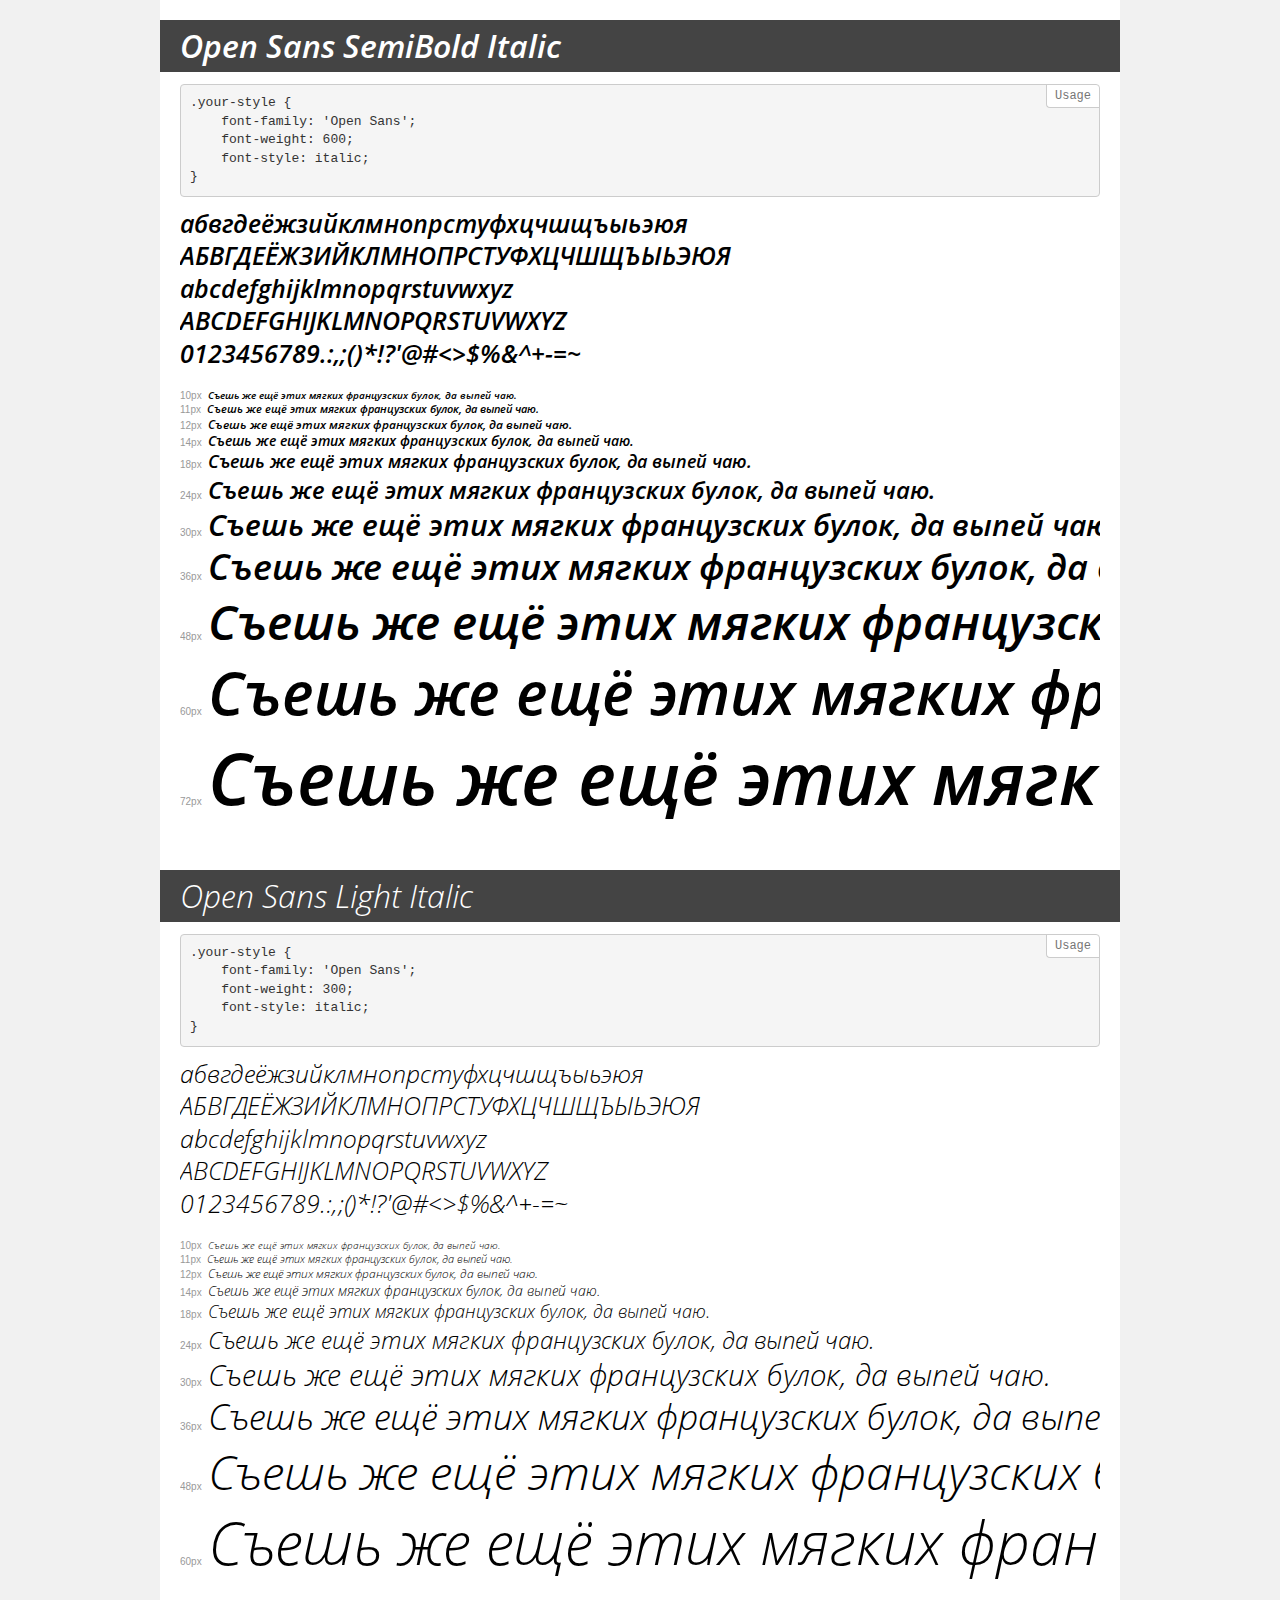
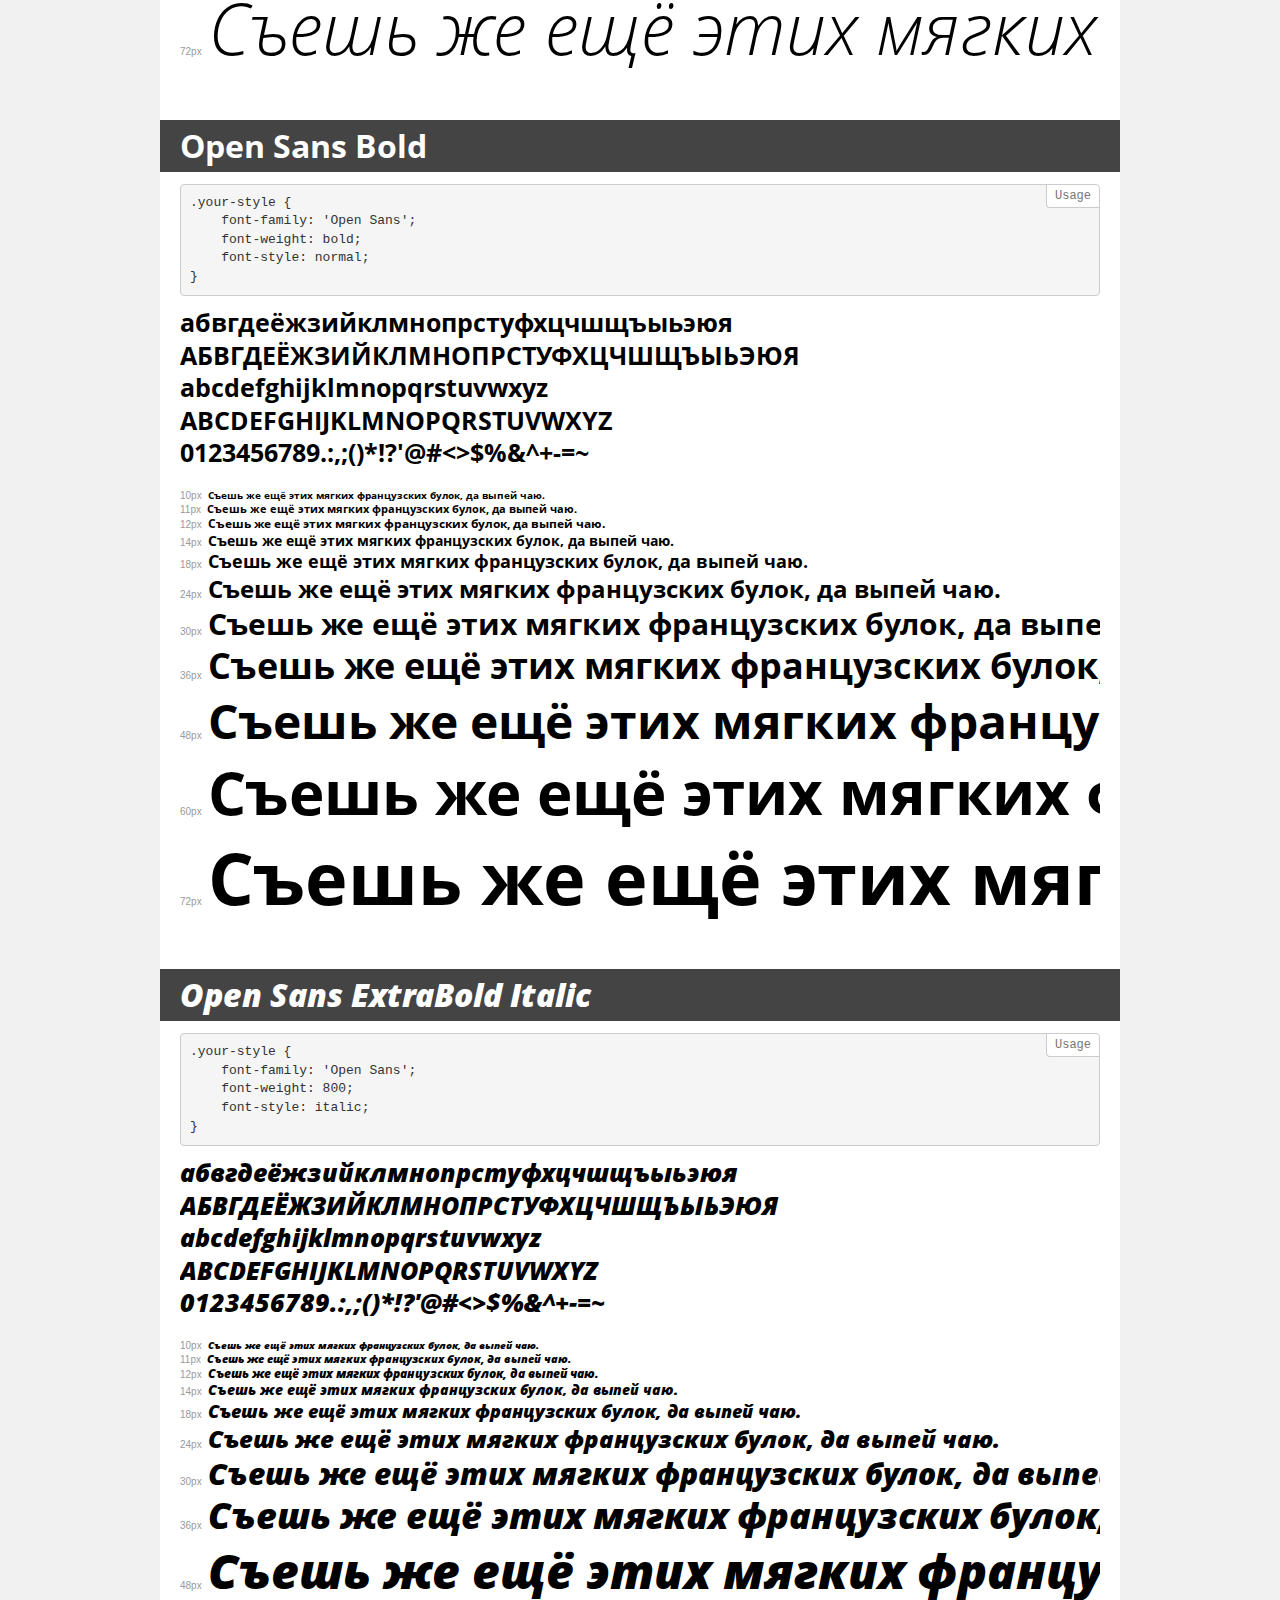
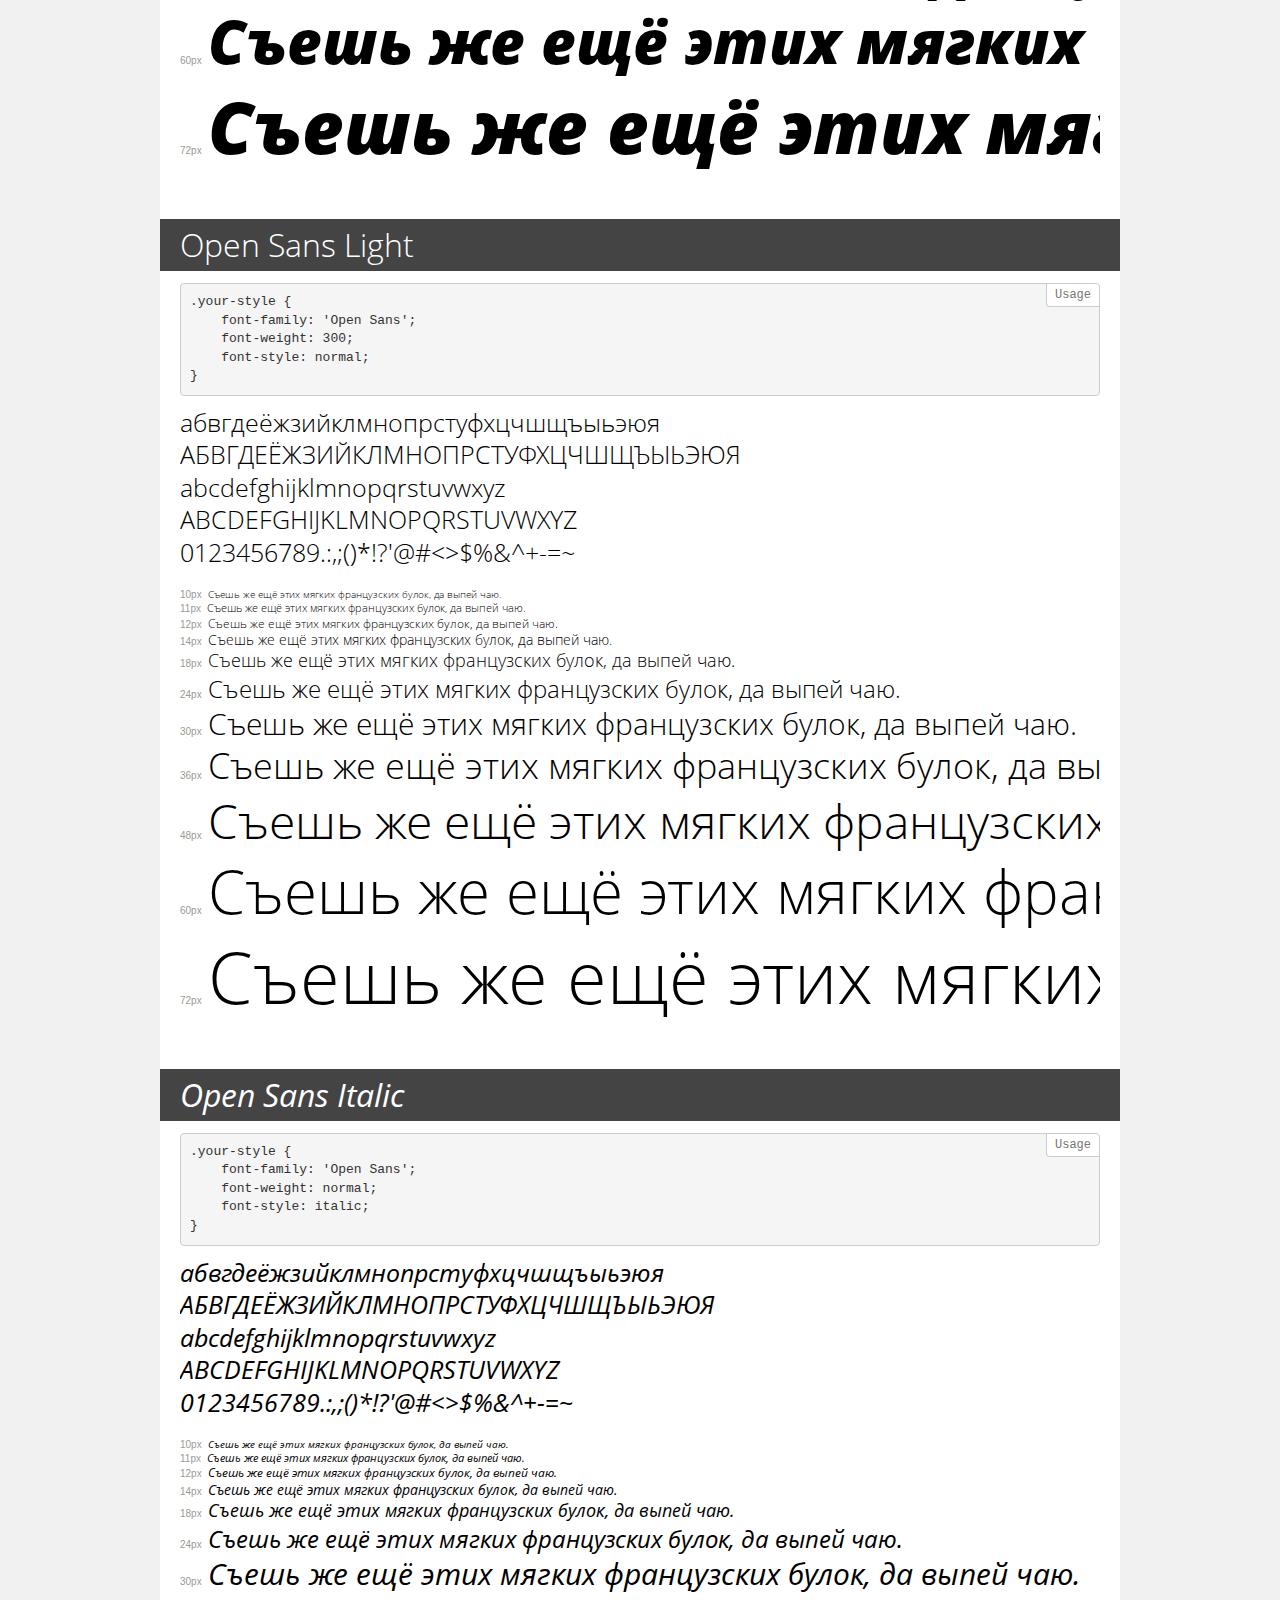
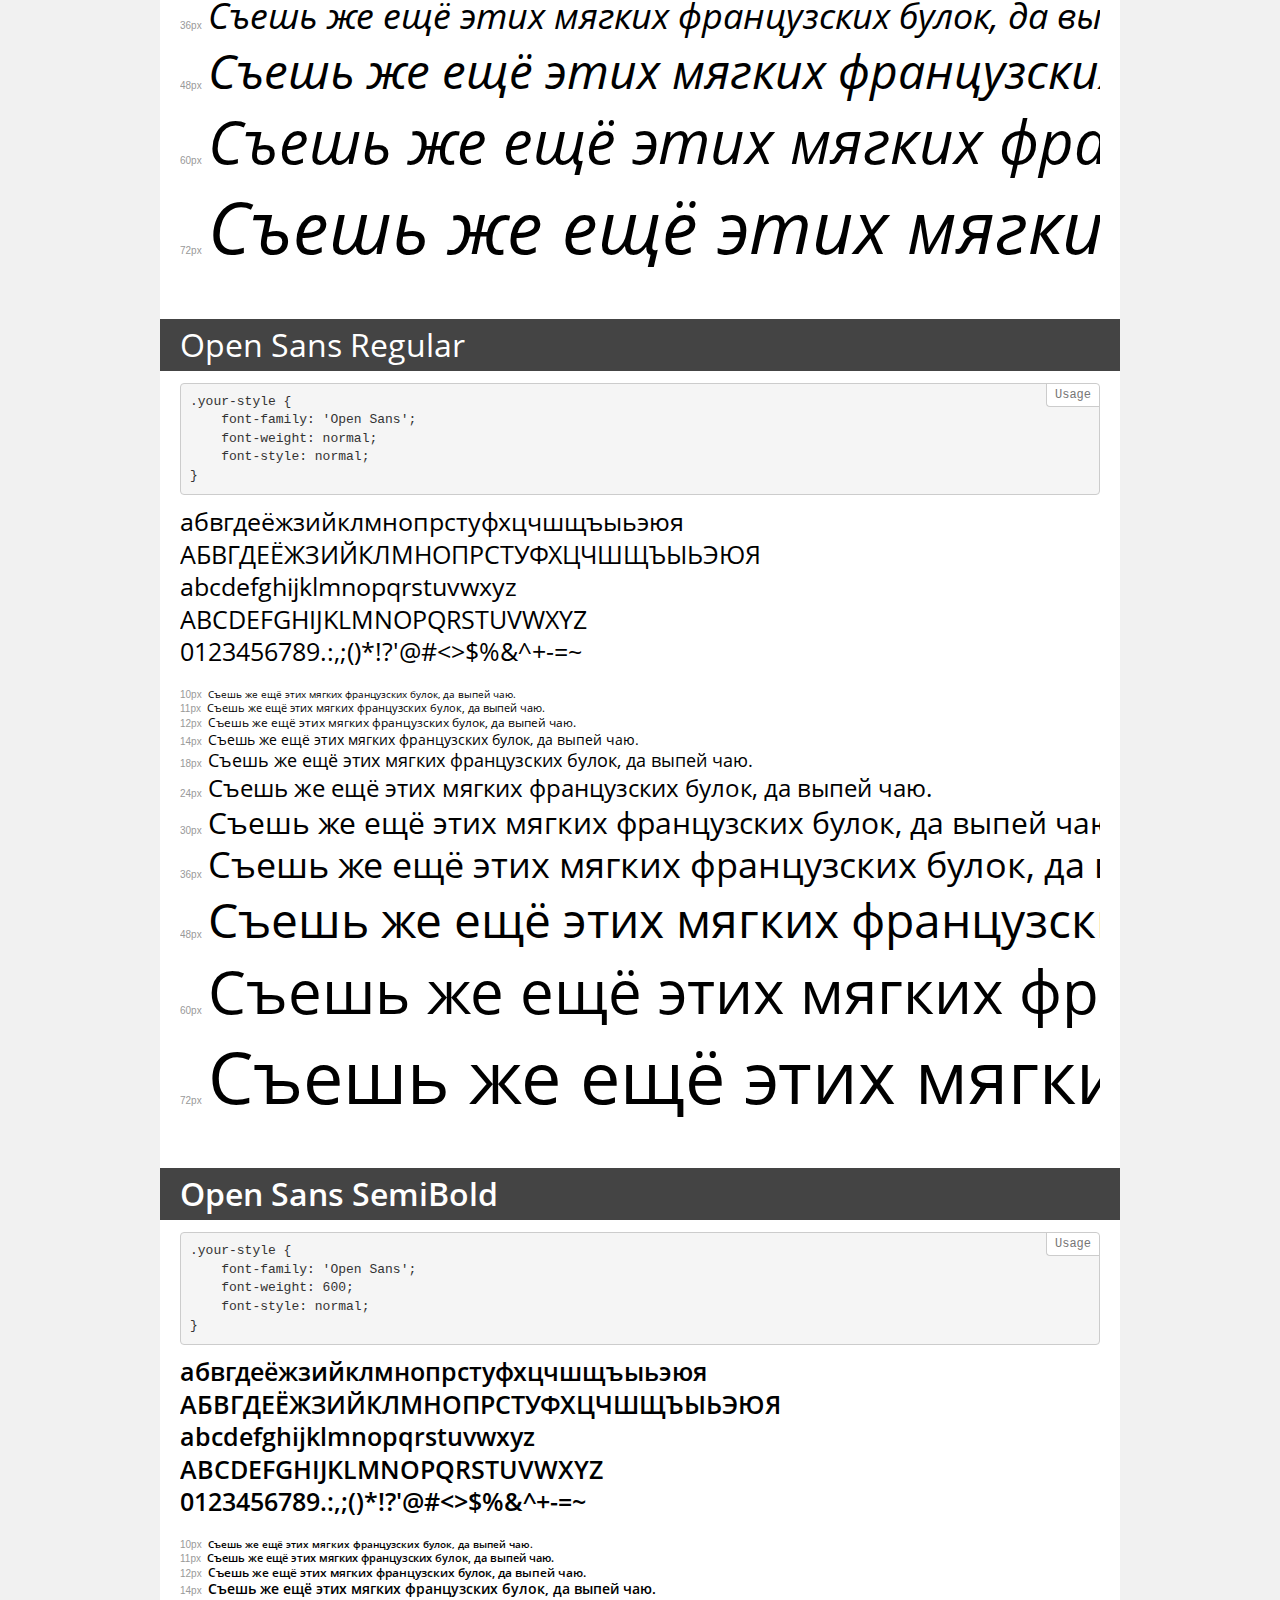
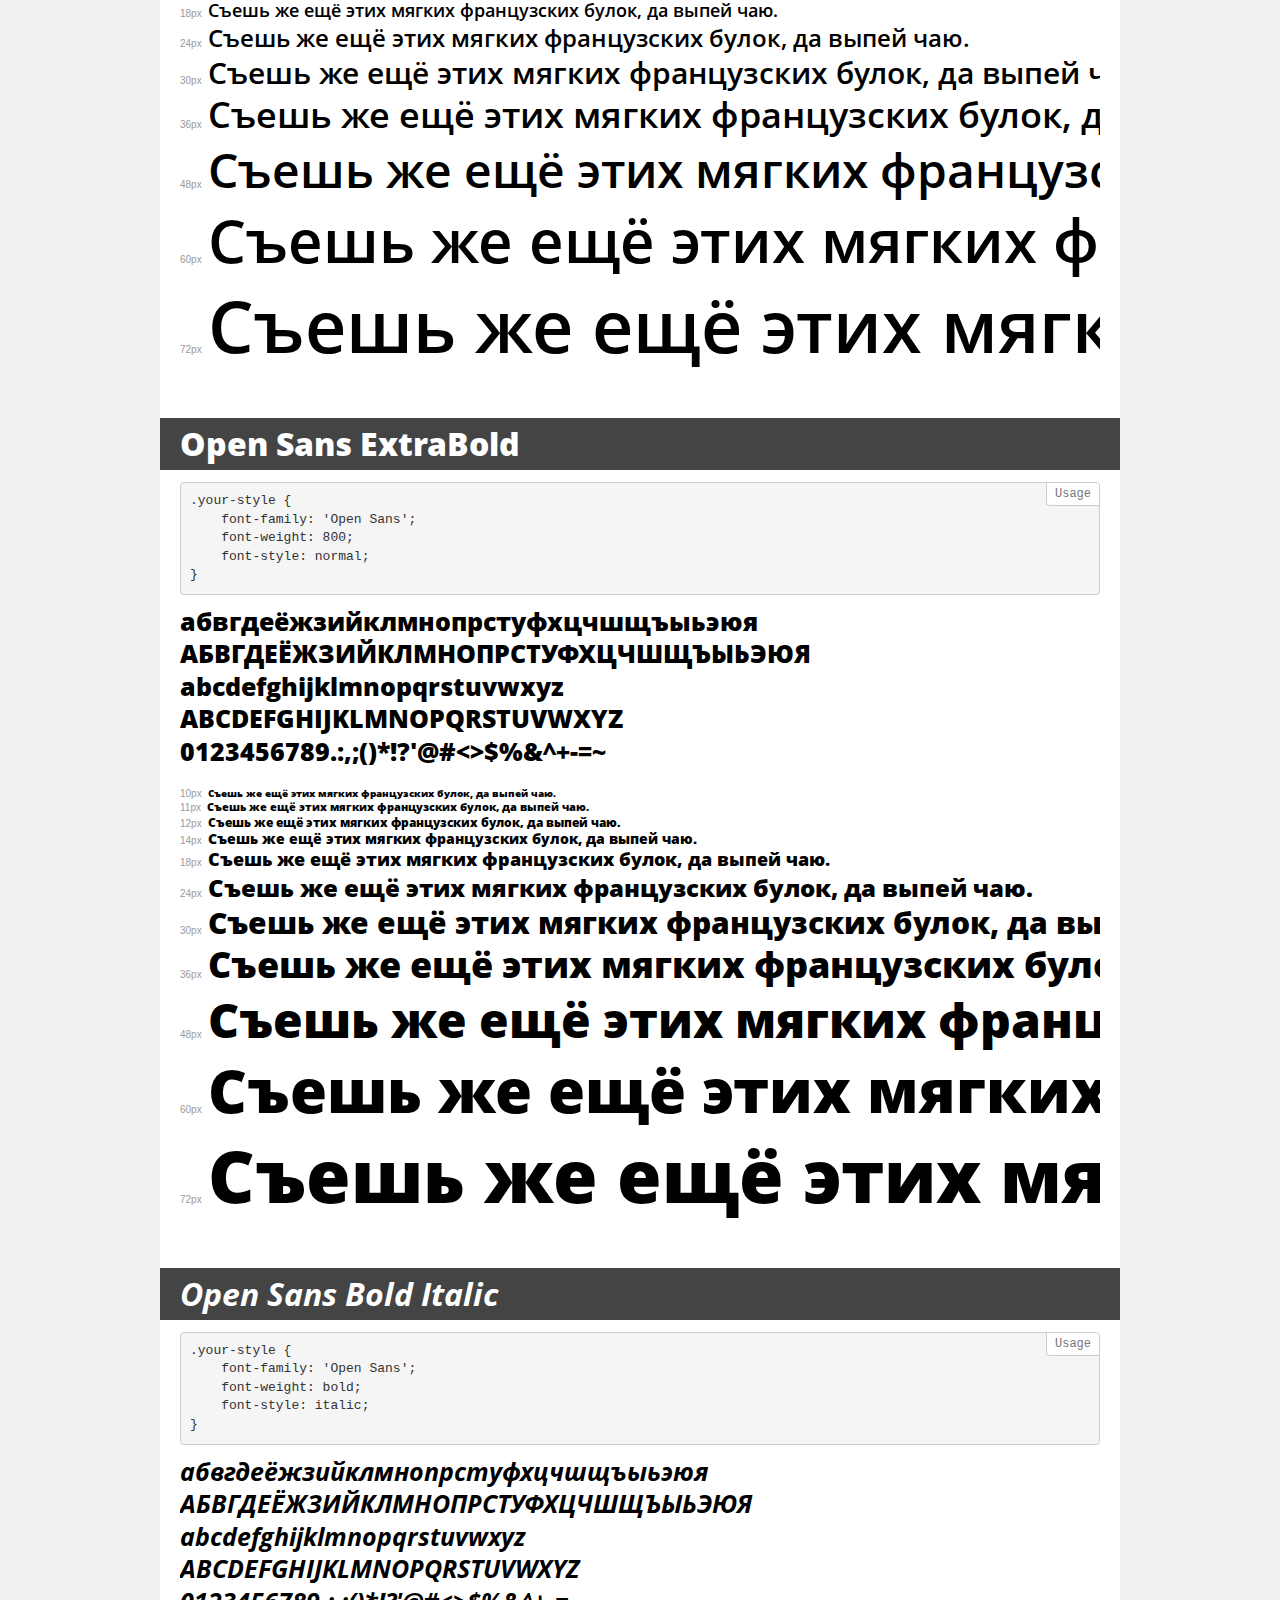
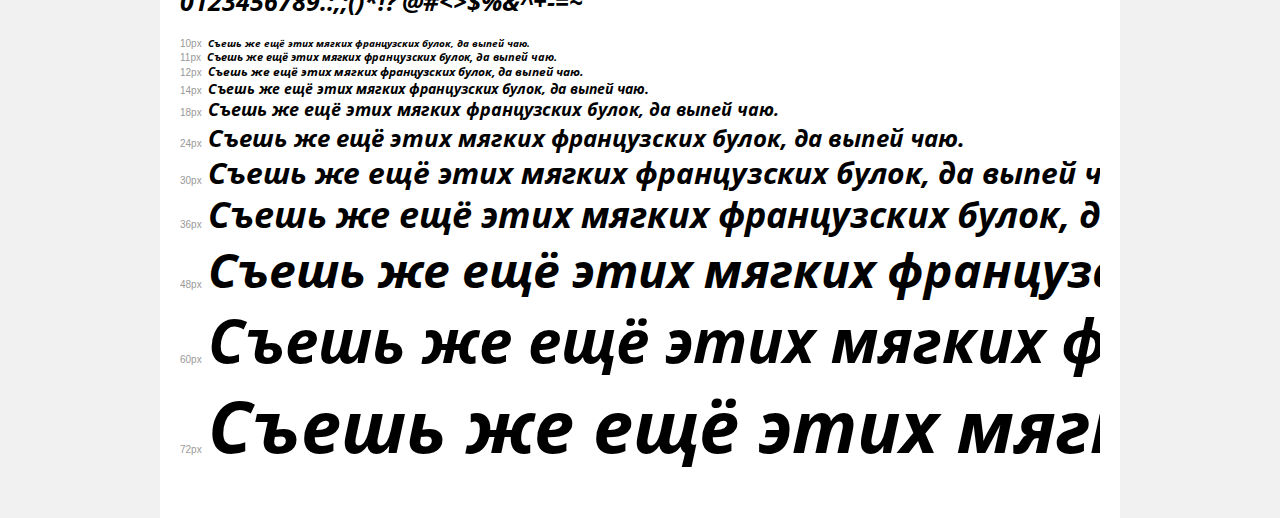
<file: fonts/demo.html>
<!DOCTYPE html>
<html>
<head>
	<meta charset="utf-8">
	<meta http-equiv="X-UA-Compatible" content="IE=edge">
	<meta name="viewport" content="width=device-width, initial-scale=1">
	<meta name="robots" content="noindex, noarchive">
	<title>Transfonter demo</title>
	<link href="stylesheet.css" rel="stylesheet">
	<style>
		/*
		http://meyerweb.com/eric/tools/css/reset/
		v2.0 | 20110126
		License: none (public domain)
		*/
		html, body, div, span, applet, object, iframe,
		h1, h2, h3, h4, h5, h6, p, blockquote, pre,
		a, abbr, acronym, address, big, cite, code,
		del, dfn, em, img, ins, kbd, q, s, samp,
		small, strike, strong, sub, sup, tt, var,
		b, u, i, center,
		dl, dt, dd, ol, ul, li,
		fieldset, form, label, legend,
		table, caption, tbody, tfoot, thead, tr, th, td,
		article, aside, canvas, details, embed,
		figure, figcaption, footer, header, hgroup,
		menu, nav, output, ruby, section, summary,
		time, mark, audio, video {
			margin: 0;
			padding: 0;
			border: 0;
			font-size: 100%;
			font: inherit;
			vertical-align: baseline;
		}
		/* HTML5 display-role reset for older browsers */
		article, aside, details, figcaption, figure,
		footer, header, hgroup, menu, nav, section {
			display: block;
		}
		body {
			line-height: 1;
		}
		ol, ul {
			list-style: none;
		}
		blockquote, q {
			quotes: none;
		}
		blockquote:before, blockquote:after,
		q:before, q:after {
			content: '';
			content: none;
		}
		table {
			border-collapse: collapse;
			border-spacing: 0;
		}
		/* common styles */
		body {
			background: #f1f1f1;
			color: #000;
		}
		.page {
			background: #fff;
			width: 920px;
			margin: 0 auto;
			padding: 20px 20px 0 20px;
			overflow: hidden;
		}
		.font-container {
			overflow-x: auto;
			overflow-y: hidden;
			margin-bottom: 40px;
			line-height: 1.3;
			white-space: nowrap;
			padding-bottom: 5px;
		}
		h1 {
			position: relative;
			background: #444;
			font-size: 32px;
			color: #fff;
			padding: 10px 20px;
			margin: 0 -20px 12px -20px;
		}
		.letters {
			font-size: 25px;
			margin-bottom: 20px;
		}
		.s10:before {
			content: '10px';
		}
		.s11:before {
			content: '11px';
		}
		.s12:before {
			content: '12px';
		}
		.s14:before {
			content: '14px';
		}
		.s18:before {
			content: '18px';
		}
		.s24:before {
			content: '24px';
		}
		.s30:before {
			content: '30px';
		}
		.s36:before {
			content: '36px';
		}
		.s48:before {
			content: '48px';
		}
		.s60:before {
			content: '60px';
		}
		.s72:before {
			content: '72px';
		}
		.s10:before, .s11:before, .s12:before, .s14:before,
		.s18:before, .s24:before, .s30:before, .s36:before,
		.s48:before, .s60:before, .s72:before {
			font-family: Arial, sans-serif;
			font-size: 10px;
			font-weight: normal;
			font-style: normal;
			color: #999;
			padding-right: 6px;
		}
		pre {
			display: block;
			position: relative;
			padding: 9px;
			margin: 0 0 10px;
			font-family: Monaco, Menlo, Consolas, "Courier New", monospace !important;
			font-size: 13px;
			line-height: 1.428571429;
			color: #333;
			font-weight: normal !important;
			font-style: normal !important;
			background-color: #f5f5f5;
			border: 1px solid #ccc;
			overflow-x: auto;
			border-radius: 4px;
		}
		pre:after {
			display: block;
			position: absolute;
			right: 0;
			top: 0;
			content: 'Usage';
			line-height: 1;
			padding: 5px 8px;
			font-size: 12px;
			color: #767676;
			background-color: #fff;
			border: 1px solid #ccc;
			border-right: none;
			border-top: none;
			border-radius: 0 4px 0 4px;
			z-index: 10;
		}
		/* responsive */
		@media (max-width: 959px) {
			.page {
				width: auto;
				margin: 0;
			}
		}
	</style>
</head>
<body>
<div class="page">
	<div class="demo" style="font-family: 'Open Sans'; font-weight: 600; font-style: italic;">
		<h1>Open Sans SemiBold Italic</h1>
		<pre>.your-style {
    font-family: 'Open Sans';
    font-weight: 600;
    font-style: italic;
}</pre>
		<div class="font-container">
			<p class="letters">
				абвгдеёжзийклмнопрстуфхцчшщъыьэюя <br />
				АБВГДЕЁЖЗИЙКЛМНОПРСТУФХЦЧШЩЪЫЬЭЮЯ <br />
				abcdefghijklmnopqrstuvwxyz <br />
				ABCDEFGHIJKLMNOPQRSTUVWXYZ <br />				0123456789.:,;()*!?'@#<>$%&^+-=~
			</p>
			<p class="s10" style="font-size: 10px;">Съешь же ещё этих мягких французских булок, да выпей чаю.</p>
			<p class="s11" style="font-size: 11px;">Съешь же ещё этих мягких французских булок, да выпей чаю.</p>
			<p class="s12" style="font-size: 12px;">Съешь же ещё этих мягких французских булок, да выпей чаю.</p>
			<p class="s14" style="font-size: 14px;">Съешь же ещё этих мягких французских булок, да выпей чаю.</p>
			<p class="s18" style="font-size: 18px;">Съешь же ещё этих мягких французских булок, да выпей чаю.</p>
			<p class="s24" style="font-size: 24px;">Съешь же ещё этих мягких французских булок, да выпей чаю.</p>
			<p class="s30" style="font-size: 30px;">Съешь же ещё этих мягких французских булок, да выпей чаю.</p>
			<p class="s36" style="font-size: 36px;">Съешь же ещё этих мягких французских булок, да выпей чаю.</p>
			<p class="s48" style="font-size: 48px;">Съешь же ещё этих мягких французских булок, да выпей чаю.</p>
			<p class="s60" style="font-size: 60px;">Съешь же ещё этих мягких французских булок, да выпей чаю.</p>
			<p class="s72" style="font-size: 72px;">Съешь же ещё этих мягких французских булок, да выпей чаю.</p>
		</div>
	</div>
	<div class="demo" style="font-family: 'Open Sans'; font-weight: 300; font-style: italic;">
		<h1>Open Sans Light Italic</h1>
		<pre>.your-style {
    font-family: 'Open Sans';
    font-weight: 300;
    font-style: italic;
}</pre>
		<div class="font-container">
			<p class="letters">
				абвгдеёжзийклмнопрстуфхцчшщъыьэюя <br />
				АБВГДЕЁЖЗИЙКЛМНОПРСТУФХЦЧШЩЪЫЬЭЮЯ <br />
				abcdefghijklmnopqrstuvwxyz <br />
				ABCDEFGHIJKLMNOPQRSTUVWXYZ <br />				0123456789.:,;()*!?'@#<>$%&^+-=~
			</p>
			<p class="s10" style="font-size: 10px;">Съешь же ещё этих мягких французских булок, да выпей чаю.</p>
			<p class="s11" style="font-size: 11px;">Съешь же ещё этих мягких французских булок, да выпей чаю.</p>
			<p class="s12" style="font-size: 12px;">Съешь же ещё этих мягких французских булок, да выпей чаю.</p>
			<p class="s14" style="font-size: 14px;">Съешь же ещё этих мягких французских булок, да выпей чаю.</p>
			<p class="s18" style="font-size: 18px;">Съешь же ещё этих мягких французских булок, да выпей чаю.</p>
			<p class="s24" style="font-size: 24px;">Съешь же ещё этих мягких французских булок, да выпей чаю.</p>
			<p class="s30" style="font-size: 30px;">Съешь же ещё этих мягких французских булок, да выпей чаю.</p>
			<p class="s36" style="font-size: 36px;">Съешь же ещё этих мягких французских булок, да выпей чаю.</p>
			<p class="s48" style="font-size: 48px;">Съешь же ещё этих мягких французских булок, да выпей чаю.</p>
			<p class="s60" style="font-size: 60px;">Съешь же ещё этих мягких французских булок, да выпей чаю.</p>
			<p class="s72" style="font-size: 72px;">Съешь же ещё этих мягких французских булок, да выпей чаю.</p>
		</div>
	</div>
	<div class="demo" style="font-family: 'Open Sans'; font-weight: bold; font-style: normal;">
		<h1>Open Sans Bold</h1>
		<pre>.your-style {
    font-family: 'Open Sans';
    font-weight: bold;
    font-style: normal;
}</pre>
		<div class="font-container">
			<p class="letters">
				абвгдеёжзийклмнопрстуфхцчшщъыьэюя <br />
				АБВГДЕЁЖЗИЙКЛМНОПРСТУФХЦЧШЩЪЫЬЭЮЯ <br />
				abcdefghijklmnopqrstuvwxyz <br />
				ABCDEFGHIJKLMNOPQRSTUVWXYZ <br />				0123456789.:,;()*!?'@#<>$%&^+-=~
			</p>
			<p class="s10" style="font-size: 10px;">Съешь же ещё этих мягких французских булок, да выпей чаю.</p>
			<p class="s11" style="font-size: 11px;">Съешь же ещё этих мягких французских булок, да выпей чаю.</p>
			<p class="s12" style="font-size: 12px;">Съешь же ещё этих мягких французских булок, да выпей чаю.</p>
			<p class="s14" style="font-size: 14px;">Съешь же ещё этих мягких французских булок, да выпей чаю.</p>
			<p class="s18" style="font-size: 18px;">Съешь же ещё этих мягких французских булок, да выпей чаю.</p>
			<p class="s24" style="font-size: 24px;">Съешь же ещё этих мягких французских булок, да выпей чаю.</p>
			<p class="s30" style="font-size: 30px;">Съешь же ещё этих мягких французских булок, да выпей чаю.</p>
			<p class="s36" style="font-size: 36px;">Съешь же ещё этих мягких французских булок, да выпей чаю.</p>
			<p class="s48" style="font-size: 48px;">Съешь же ещё этих мягких французских булок, да выпей чаю.</p>
			<p class="s60" style="font-size: 60px;">Съешь же ещё этих мягких французских булок, да выпей чаю.</p>
			<p class="s72" style="font-size: 72px;">Съешь же ещё этих мягких французских булок, да выпей чаю.</p>
		</div>
	</div>
	<div class="demo" style="font-family: 'Open Sans'; font-weight: 800; font-style: italic;">
		<h1>Open Sans ExtraBold Italic</h1>
		<pre>.your-style {
    font-family: 'Open Sans';
    font-weight: 800;
    font-style: italic;
}</pre>
		<div class="font-container">
			<p class="letters">
				абвгдеёжзийклмнопрстуфхцчшщъыьэюя <br />
				АБВГДЕЁЖЗИЙКЛМНОПРСТУФХЦЧШЩЪЫЬЭЮЯ <br />
				abcdefghijklmnopqrstuvwxyz <br />
				ABCDEFGHIJKLMNOPQRSTUVWXYZ <br />				0123456789.:,;()*!?'@#<>$%&^+-=~
			</p>
			<p class="s10" style="font-size: 10px;">Съешь же ещё этих мягких французских булок, да выпей чаю.</p>
			<p class="s11" style="font-size: 11px;">Съешь же ещё этих мягких французских булок, да выпей чаю.</p>
			<p class="s12" style="font-size: 12px;">Съешь же ещё этих мягких французских булок, да выпей чаю.</p>
			<p class="s14" style="font-size: 14px;">Съешь же ещё этих мягких французских булок, да выпей чаю.</p>
			<p class="s18" style="font-size: 18px;">Съешь же ещё этих мягких французских булок, да выпей чаю.</p>
			<p class="s24" style="font-size: 24px;">Съешь же ещё этих мягких французских булок, да выпей чаю.</p>
			<p class="s30" style="font-size: 30px;">Съешь же ещё этих мягких французских булок, да выпей чаю.</p>
			<p class="s36" style="font-size: 36px;">Съешь же ещё этих мягких французских булок, да выпей чаю.</p>
			<p class="s48" style="font-size: 48px;">Съешь же ещё этих мягких французских булок, да выпей чаю.</p>
			<p class="s60" style="font-size: 60px;">Съешь же ещё этих мягких французских булок, да выпей чаю.</p>
			<p class="s72" style="font-size: 72px;">Съешь же ещё этих мягких французских булок, да выпей чаю.</p>
		</div>
	</div>
	<div class="demo" style="font-family: 'Open Sans'; font-weight: 300; font-style: normal;">
		<h1>Open Sans Light</h1>
		<pre>.your-style {
    font-family: 'Open Sans';
    font-weight: 300;
    font-style: normal;
}</pre>
		<div class="font-container">
			<p class="letters">
				абвгдеёжзийклмнопрстуфхцчшщъыьэюя <br />
				АБВГДЕЁЖЗИЙКЛМНОПРСТУФХЦЧШЩЪЫЬЭЮЯ <br />
				abcdefghijklmnopqrstuvwxyz <br />
				ABCDEFGHIJKLMNOPQRSTUVWXYZ <br />				0123456789.:,;()*!?'@#<>$%&^+-=~
			</p>
			<p class="s10" style="font-size: 10px;">Съешь же ещё этих мягких французских булок, да выпей чаю.</p>
			<p class="s11" style="font-size: 11px;">Съешь же ещё этих мягких французских булок, да выпей чаю.</p>
			<p class="s12" style="font-size: 12px;">Съешь же ещё этих мягких французских булок, да выпей чаю.</p>
			<p class="s14" style="font-size: 14px;">Съешь же ещё этих мягких французских булок, да выпей чаю.</p>
			<p class="s18" style="font-size: 18px;">Съешь же ещё этих мягких французских булок, да выпей чаю.</p>
			<p class="s24" style="font-size: 24px;">Съешь же ещё этих мягких французских булок, да выпей чаю.</p>
			<p class="s30" style="font-size: 30px;">Съешь же ещё этих мягких французских булок, да выпей чаю.</p>
			<p class="s36" style="font-size: 36px;">Съешь же ещё этих мягких французских булок, да выпей чаю.</p>
			<p class="s48" style="font-size: 48px;">Съешь же ещё этих мягких французских булок, да выпей чаю.</p>
			<p class="s60" style="font-size: 60px;">Съешь же ещё этих мягких французских булок, да выпей чаю.</p>
			<p class="s72" style="font-size: 72px;">Съешь же ещё этих мягких французских булок, да выпей чаю.</p>
		</div>
	</div>
	<div class="demo" style="font-family: 'Open Sans'; font-weight: normal; font-style: italic;">
		<h1>Open Sans Italic</h1>
		<pre>.your-style {
    font-family: 'Open Sans';
    font-weight: normal;
    font-style: italic;
}</pre>
		<div class="font-container">
			<p class="letters">
				абвгдеёжзийклмнопрстуфхцчшщъыьэюя <br />
				АБВГДЕЁЖЗИЙКЛМНОПРСТУФХЦЧШЩЪЫЬЭЮЯ <br />
				abcdefghijklmnopqrstuvwxyz <br />
				ABCDEFGHIJKLMNOPQRSTUVWXYZ <br />				0123456789.:,;()*!?'@#<>$%&^+-=~
			</p>
			<p class="s10" style="font-size: 10px;">Съешь же ещё этих мягких французских булок, да выпей чаю.</p>
			<p class="s11" style="font-size: 11px;">Съешь же ещё этих мягких французских булок, да выпей чаю.</p>
			<p class="s12" style="font-size: 12px;">Съешь же ещё этих мягких французских булок, да выпей чаю.</p>
			<p class="s14" style="font-size: 14px;">Съешь же ещё этих мягких французских булок, да выпей чаю.</p>
			<p class="s18" style="font-size: 18px;">Съешь же ещё этих мягких французских булок, да выпей чаю.</p>
			<p class="s24" style="font-size: 24px;">Съешь же ещё этих мягких французских булок, да выпей чаю.</p>
			<p class="s30" style="font-size: 30px;">Съешь же ещё этих мягких французских булок, да выпей чаю.</p>
			<p class="s36" style="font-size: 36px;">Съешь же ещё этих мягких французских булок, да выпей чаю.</p>
			<p class="s48" style="font-size: 48px;">Съешь же ещё этих мягких французских булок, да выпей чаю.</p>
			<p class="s60" style="font-size: 60px;">Съешь же ещё этих мягких французских булок, да выпей чаю.</p>
			<p class="s72" style="font-size: 72px;">Съешь же ещё этих мягких французских булок, да выпей чаю.</p>
		</div>
	</div>
	<div class="demo" style="font-family: 'Open Sans'; font-weight: normal; font-style: normal;">
		<h1>Open Sans Regular</h1>
		<pre>.your-style {
    font-family: 'Open Sans';
    font-weight: normal;
    font-style: normal;
}</pre>
		<div class="font-container">
			<p class="letters">
				абвгдеёжзийклмнопрстуфхцчшщъыьэюя <br />
				АБВГДЕЁЖЗИЙКЛМНОПРСТУФХЦЧШЩЪЫЬЭЮЯ <br />
				abcdefghijklmnopqrstuvwxyz <br />
				ABCDEFGHIJKLMNOPQRSTUVWXYZ <br />				0123456789.:,;()*!?'@#<>$%&^+-=~
			</p>
			<p class="s10" style="font-size: 10px;">Съешь же ещё этих мягких французских булок, да выпей чаю.</p>
			<p class="s11" style="font-size: 11px;">Съешь же ещё этих мягких французских булок, да выпей чаю.</p>
			<p class="s12" style="font-size: 12px;">Съешь же ещё этих мягких французских булок, да выпей чаю.</p>
			<p class="s14" style="font-size: 14px;">Съешь же ещё этих мягких французских булок, да выпей чаю.</p>
			<p class="s18" style="font-size: 18px;">Съешь же ещё этих мягких французских булок, да выпей чаю.</p>
			<p class="s24" style="font-size: 24px;">Съешь же ещё этих мягких французских булок, да выпей чаю.</p>
			<p class="s30" style="font-size: 30px;">Съешь же ещё этих мягких французских булок, да выпей чаю.</p>
			<p class="s36" style="font-size: 36px;">Съешь же ещё этих мягких французских булок, да выпей чаю.</p>
			<p class="s48" style="font-size: 48px;">Съешь же ещё этих мягких французских булок, да выпей чаю.</p>
			<p class="s60" style="font-size: 60px;">Съешь же ещё этих мягких французских булок, да выпей чаю.</p>
			<p class="s72" style="font-size: 72px;">Съешь же ещё этих мягких французских булок, да выпей чаю.</p>
		</div>
	</div>
	<div class="demo" style="font-family: 'Open Sans'; font-weight: 600; font-style: normal;">
		<h1>Open Sans SemiBold</h1>
		<pre>.your-style {
    font-family: 'Open Sans';
    font-weight: 600;
    font-style: normal;
}</pre>
		<div class="font-container">
			<p class="letters">
				абвгдеёжзийклмнопрстуфхцчшщъыьэюя <br />
				АБВГДЕЁЖЗИЙКЛМНОПРСТУФХЦЧШЩЪЫЬЭЮЯ <br />
				abcdefghijklmnopqrstuvwxyz <br />
				ABCDEFGHIJKLMNOPQRSTUVWXYZ <br />				0123456789.:,;()*!?'@#<>$%&^+-=~
			</p>
			<p class="s10" style="font-size: 10px;">Съешь же ещё этих мягких французских булок, да выпей чаю.</p>
			<p class="s11" style="font-size: 11px;">Съешь же ещё этих мягких французских булок, да выпей чаю.</p>
			<p class="s12" style="font-size: 12px;">Съешь же ещё этих мягких французских булок, да выпей чаю.</p>
			<p class="s14" style="font-size: 14px;">Съешь же ещё этих мягких французских булок, да выпей чаю.</p>
			<p class="s18" style="font-size: 18px;">Съешь же ещё этих мягких французских булок, да выпей чаю.</p>
			<p class="s24" style="font-size: 24px;">Съешь же ещё этих мягких французских булок, да выпей чаю.</p>
			<p class="s30" style="font-size: 30px;">Съешь же ещё этих мягких французских булок, да выпей чаю.</p>
			<p class="s36" style="font-size: 36px;">Съешь же ещё этих мягких французских булок, да выпей чаю.</p>
			<p class="s48" style="font-size: 48px;">Съешь же ещё этих мягких французских булок, да выпей чаю.</p>
			<p class="s60" style="font-size: 60px;">Съешь же ещё этих мягких французских булок, да выпей чаю.</p>
			<p class="s72" style="font-size: 72px;">Съешь же ещё этих мягких французских булок, да выпей чаю.</p>
		</div>
	</div>
	<div class="demo" style="font-family: 'Open Sans'; font-weight: 800; font-style: normal;">
		<h1>Open Sans ExtraBold</h1>
		<pre>.your-style {
    font-family: 'Open Sans';
    font-weight: 800;
    font-style: normal;
}</pre>
		<div class="font-container">
			<p class="letters">
				абвгдеёжзийклмнопрстуфхцчшщъыьэюя <br />
				АБВГДЕЁЖЗИЙКЛМНОПРСТУФХЦЧШЩЪЫЬЭЮЯ <br />
				abcdefghijklmnopqrstuvwxyz <br />
				ABCDEFGHIJKLMNOPQRSTUVWXYZ <br />				0123456789.:,;()*!?'@#<>$%&^+-=~
			</p>
			<p class="s10" style="font-size: 10px;">Съешь же ещё этих мягких французских булок, да выпей чаю.</p>
			<p class="s11" style="font-size: 11px;">Съешь же ещё этих мягких французских булок, да выпей чаю.</p>
			<p class="s12" style="font-size: 12px;">Съешь же ещё этих мягких французских булок, да выпей чаю.</p>
			<p class="s14" style="font-size: 14px;">Съешь же ещё этих мягких французских булок, да выпей чаю.</p>
			<p class="s18" style="font-size: 18px;">Съешь же ещё этих мягких французских булок, да выпей чаю.</p>
			<p class="s24" style="font-size: 24px;">Съешь же ещё этих мягких французских булок, да выпей чаю.</p>
			<p class="s30" style="font-size: 30px;">Съешь же ещё этих мягких французских булок, да выпей чаю.</p>
			<p class="s36" style="font-size: 36px;">Съешь же ещё этих мягких французских булок, да выпей чаю.</p>
			<p class="s48" style="font-size: 48px;">Съешь же ещё этих мягких французских булок, да выпей чаю.</p>
			<p class="s60" style="font-size: 60px;">Съешь же ещё этих мягких французских булок, да выпей чаю.</p>
			<p class="s72" style="font-size: 72px;">Съешь же ещё этих мягких французских булок, да выпей чаю.</p>
		</div>
	</div>
	<div class="demo" style="font-family: 'Open Sans'; font-weight: bold; font-style: italic;">
		<h1>Open Sans Bold Italic</h1>
		<pre>.your-style {
    font-family: 'Open Sans';
    font-weight: bold;
    font-style: italic;
}</pre>
		<div class="font-container">
			<p class="letters">
				абвгдеёжзийклмнопрстуфхцчшщъыьэюя <br />
				АБВГДЕЁЖЗИЙКЛМНОПРСТУФХЦЧШЩЪЫЬЭЮЯ <br />
				abcdefghijklmnopqrstuvwxyz <br />
				ABCDEFGHIJKLMNOPQRSTUVWXYZ <br />				0123456789.:,;()*!?'@#<>$%&^+-=~
			</p>
			<p class="s10" style="font-size: 10px;">Съешь же ещё этих мягких французских булок, да выпей чаю.</p>
			<p class="s11" style="font-size: 11px;">Съешь же ещё этих мягких французских булок, да выпей чаю.</p>
			<p class="s12" style="font-size: 12px;">Съешь же ещё этих мягких французских булок, да выпей чаю.</p>
			<p class="s14" style="font-size: 14px;">Съешь же ещё этих мягких французских булок, да выпей чаю.</p>
			<p class="s18" style="font-size: 18px;">Съешь же ещё этих мягких французских булок, да выпей чаю.</p>
			<p class="s24" style="font-size: 24px;">Съешь же ещё этих мягких французских булок, да выпей чаю.</p>
			<p class="s30" style="font-size: 30px;">Съешь же ещё этих мягких французских булок, да выпей чаю.</p>
			<p class="s36" style="font-size: 36px;">Съешь же ещё этих мягких французских булок, да выпей чаю.</p>
			<p class="s48" style="font-size: 48px;">Съешь же ещё этих мягких французских булок, да выпей чаю.</p>
			<p class="s60" style="font-size: 60px;">Съешь же ещё этих мягких французских булок, да выпей чаю.</p>
			<p class="s72" style="font-size: 72px;">Съешь же ещё этих мягких французских булок, да выпей чаю.</p>
		</div>
	</div>
</div>
</body>
</html>
</file>
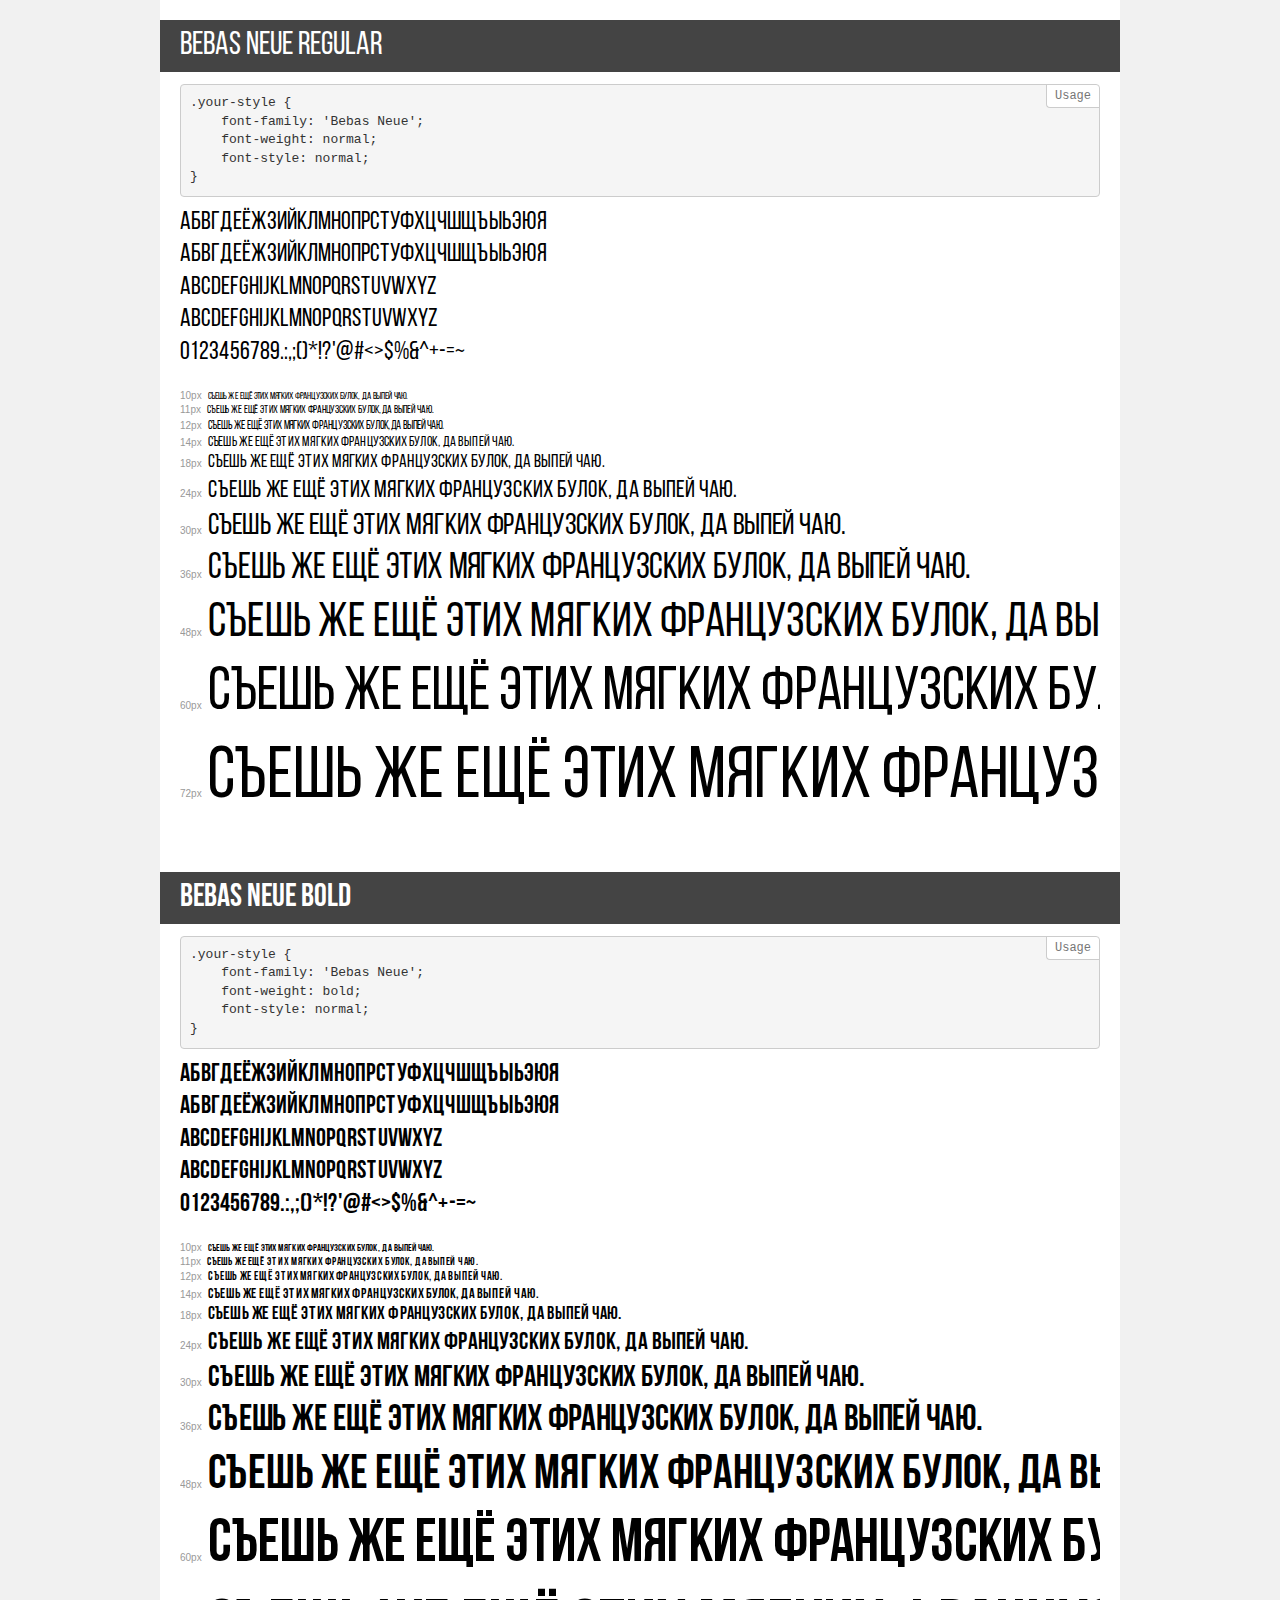
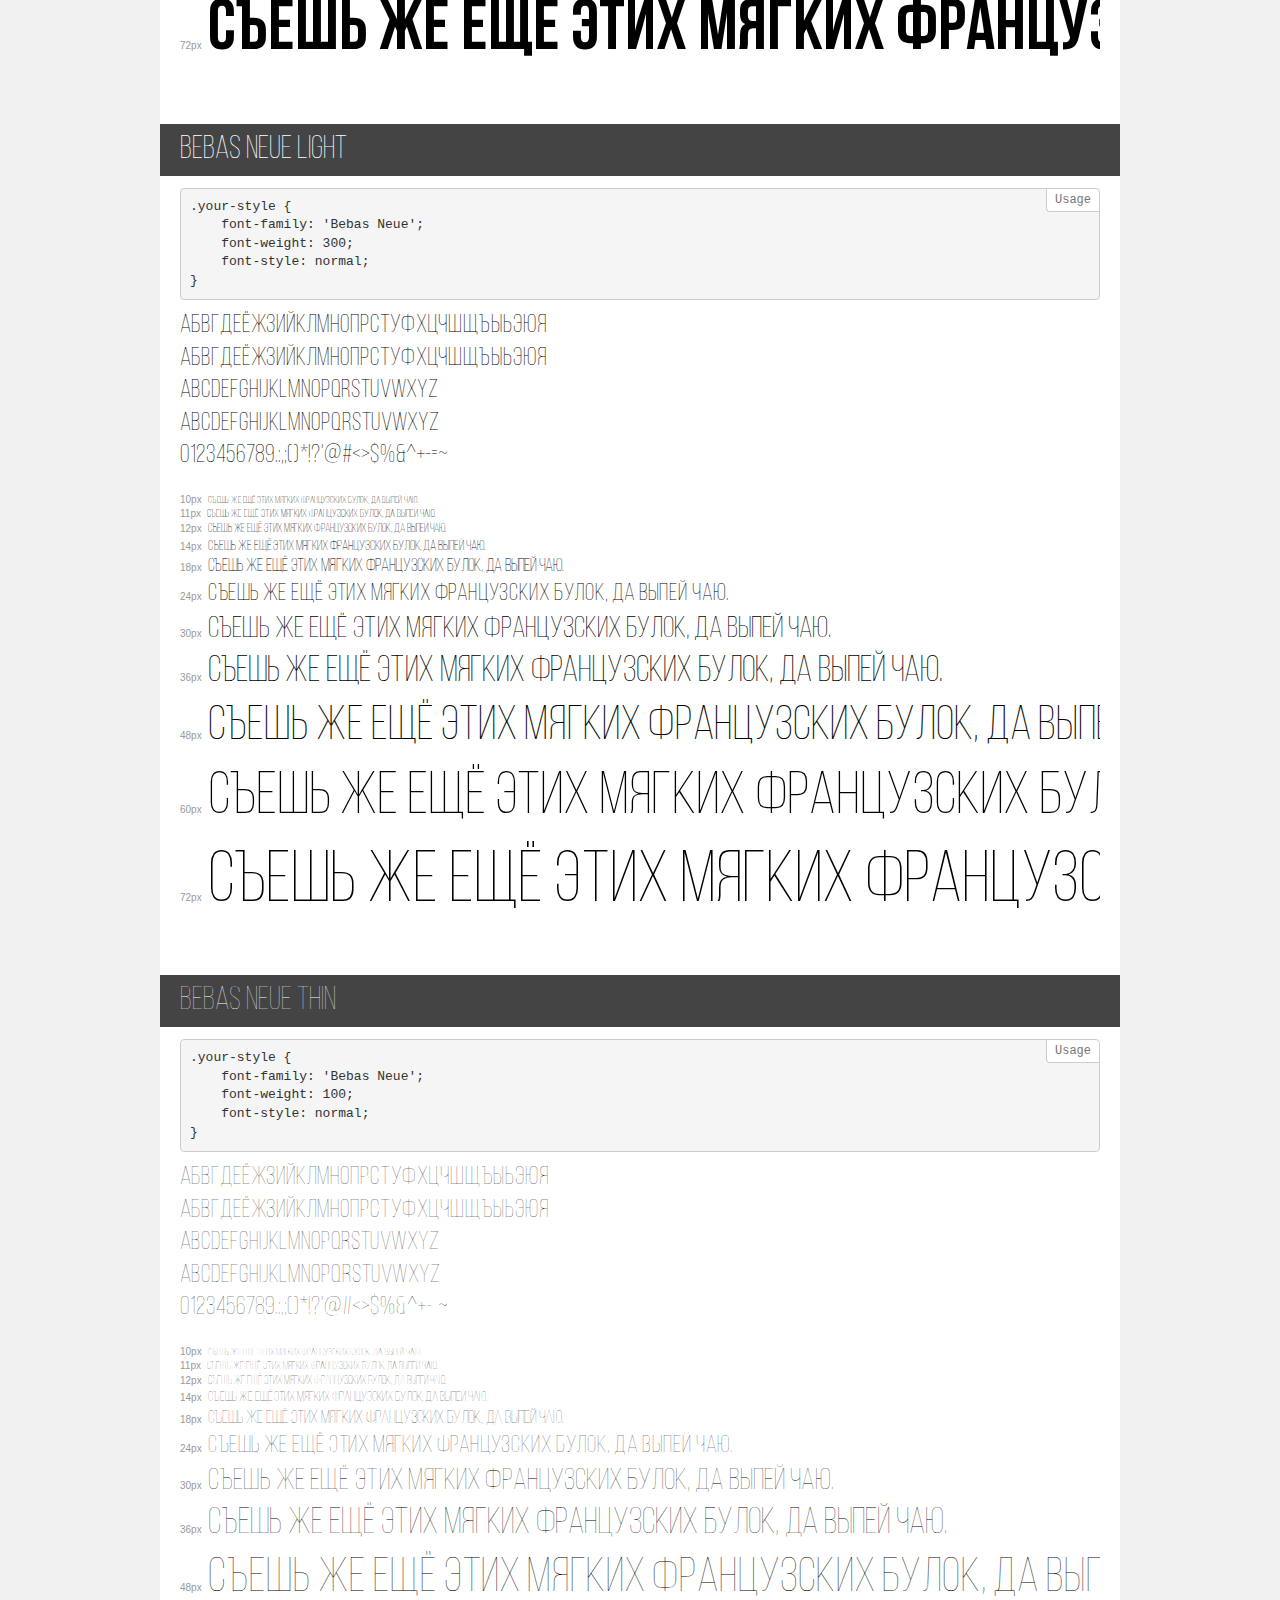
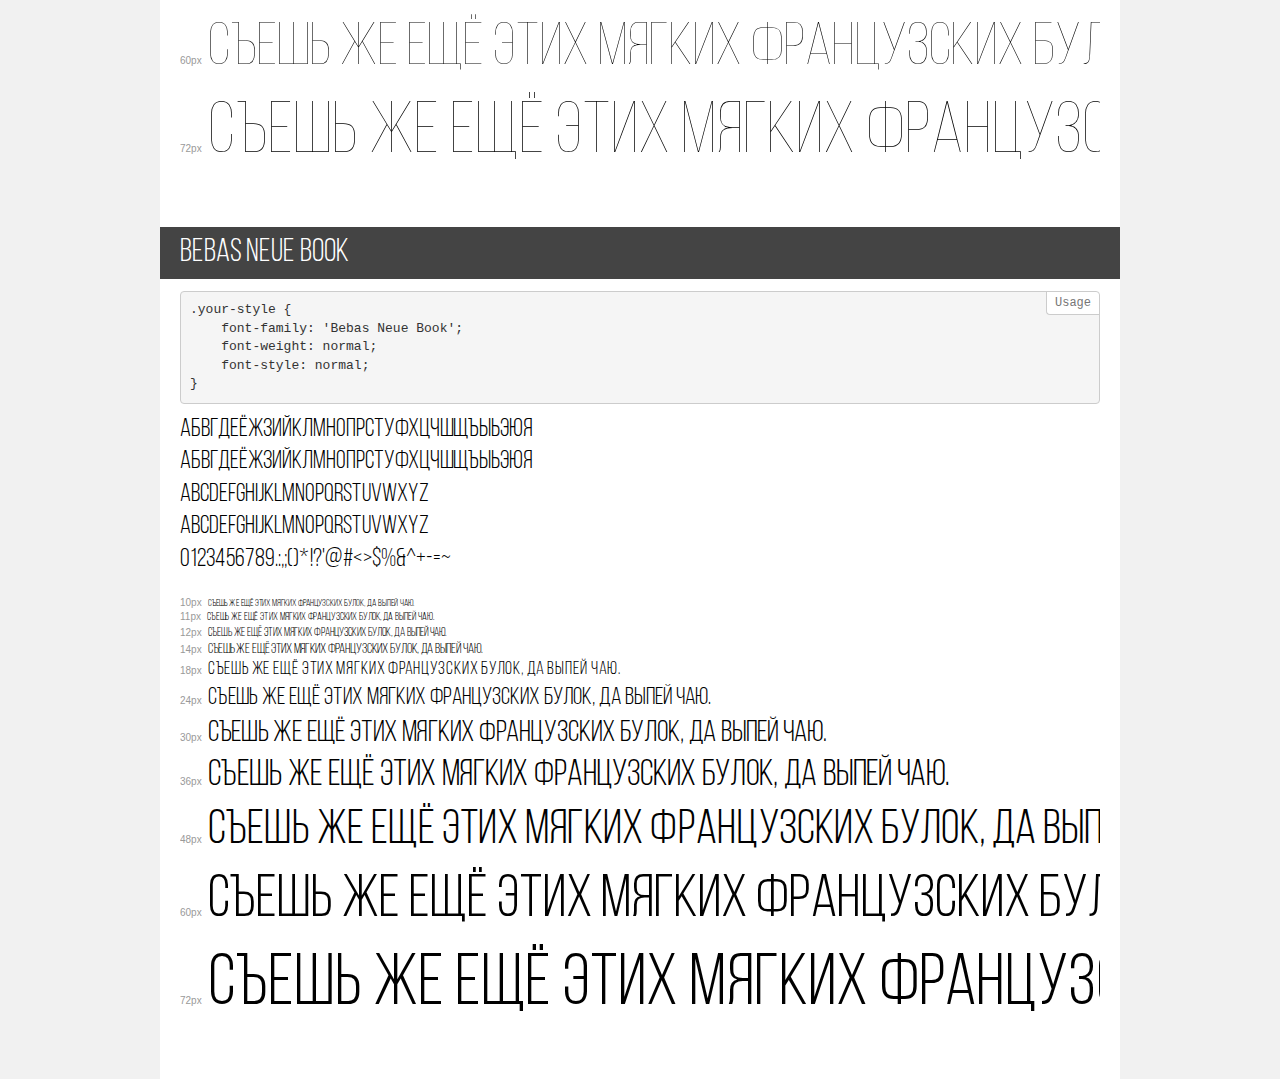
<file: fonts/BebasNeue/demo.html>
<!DOCTYPE html>
<html>
<head>
	<meta charset="utf-8">
	<meta http-equiv="X-UA-Compatible" content="IE=edge">
	<meta name="viewport" content="width=device-width, initial-scale=1">
	<meta name="robots" content="noindex, noarchive">
	<title>Transfonter demo</title>
	<link href="stylesheet.css" rel="stylesheet">
	<style>
		/*
		http://meyerweb.com/eric/tools/css/reset/
		v2.0 | 20110126
		License: none (public domain)
		*/
		html, body, div, span, applet, object, iframe,
		h1, h2, h3, h4, h5, h6, p, blockquote, pre,
		a, abbr, acronym, address, big, cite, code,
		del, dfn, em, img, ins, kbd, q, s, samp,
		small, strike, strong, sub, sup, tt, var,
		b, u, i, center,
		dl, dt, dd, ol, ul, li,
		fieldset, form, label, legend,
		table, caption, tbody, tfoot, thead, tr, th, td,
		article, aside, canvas, details, embed,
		figure, figcaption, footer, header, hgroup,
		menu, nav, output, ruby, section, summary,
		time, mark, audio, video {
			margin: 0;
			padding: 0;
			border: 0;
			font-size: 100%;
			font: inherit;
			vertical-align: baseline;
		}
		/* HTML5 display-role reset for older browsers */
		article, aside, details, figcaption, figure,
		footer, header, hgroup, menu, nav, section {
			display: block;
		}
		body {
			line-height: 1;
		}
		ol, ul {
			list-style: none;
		}
		blockquote, q {
			quotes: none;
		}
		blockquote:before, blockquote:after,
		q:before, q:after {
			content: '';
			content: none;
		}
		table {
			border-collapse: collapse;
			border-spacing: 0;
		}
		/* common styles */
		body {
			background: #f1f1f1;
			color: #000;
		}
		.page {
			background: #fff;
			width: 920px;
			margin: 0 auto;
			padding: 20px 20px 0 20px;
			overflow: hidden;
		}
		.font-container {
			overflow-x: auto;
			overflow-y: hidden;
			margin-bottom: 40px;
			line-height: 1.3;
			white-space: nowrap;
			padding-bottom: 5px;
		}
		h1 {
			position: relative;
			background: #444;
			font-size: 32px;
			color: #fff;
			padding: 10px 20px;
			margin: 0 -20px 12px -20px;
		}
		.letters {
			font-size: 25px;
			margin-bottom: 20px;
		}
		.s10:before {
			content: '10px';
		}
		.s11:before {
			content: '11px';
		}
		.s12:before {
			content: '12px';
		}
		.s14:before {
			content: '14px';
		}
		.s18:before {
			content: '18px';
		}
		.s24:before {
			content: '24px';
		}
		.s30:before {
			content: '30px';
		}
		.s36:before {
			content: '36px';
		}
		.s48:before {
			content: '48px';
		}
		.s60:before {
			content: '60px';
		}
		.s72:before {
			content: '72px';
		}
		.s10:before, .s11:before, .s12:before, .s14:before,
		.s18:before, .s24:before, .s30:before, .s36:before,
		.s48:before, .s60:before, .s72:before {
			font-family: Arial, sans-serif;
			font-size: 10px;
			font-weight: normal;
			font-style: normal;
			color: #999;
			padding-right: 6px;
		}
		pre {
			display: block;
			position: relative;
			padding: 9px;
			margin: 0 0 10px;
			font-family: Monaco, Menlo, Consolas, "Courier New", monospace !important;
			font-size: 13px;
			line-height: 1.428571429;
			color: #333;
			font-weight: normal !important;
			font-style: normal !important;
			background-color: #f5f5f5;
			border: 1px solid #ccc;
			overflow-x: auto;
			border-radius: 4px;
		}
		pre:after {
			display: block;
			position: absolute;
			right: 0;
			top: 0;
			content: 'Usage';
			line-height: 1;
			padding: 5px 8px;
			font-size: 12px;
			color: #767676;
			background-color: #fff;
			border: 1px solid #ccc;
			border-right: none;
			border-top: none;
			border-radius: 0 4px 0 4px;
			z-index: 10;
		}
		/* responsive */
		@media (max-width: 959px) {
			.page {
				width: auto;
				margin: 0;
			}
		}
	</style>
</head>
<body>
<div class="page">
	<div class="demo" style="font-family: 'Bebas Neue'; font-weight: normal; font-style: normal;">
		<h1>Bebas Neue Regular</h1>
		<pre>.your-style {
    font-family: 'Bebas Neue';
    font-weight: normal;
    font-style: normal;
}</pre>
		<div class="font-container">
			<p class="letters">
				абвгдеёжзийклмнопрстуфхцчшщъыьэюя <br />
				АБВГДЕЁЖЗИЙКЛМНОПРСТУФХЦЧШЩЪЫЬЭЮЯ <br />
				abcdefghijklmnopqrstuvwxyz <br />
				ABCDEFGHIJKLMNOPQRSTUVWXYZ <br />				0123456789.:,;()*!?'@#<>$%&^+-=~
			</p>
			<p class="s10" style="font-size: 10px;">Съешь же ещё этих мягких французских булок, да выпей чаю.</p>
			<p class="s11" style="font-size: 11px;">Съешь же ещё этих мягких французских булок, да выпей чаю.</p>
			<p class="s12" style="font-size: 12px;">Съешь же ещё этих мягких французских булок, да выпей чаю.</p>
			<p class="s14" style="font-size: 14px;">Съешь же ещё этих мягких французских булок, да выпей чаю.</p>
			<p class="s18" style="font-size: 18px;">Съешь же ещё этих мягких французских булок, да выпей чаю.</p>
			<p class="s24" style="font-size: 24px;">Съешь же ещё этих мягких французских булок, да выпей чаю.</p>
			<p class="s30" style="font-size: 30px;">Съешь же ещё этих мягких французских булок, да выпей чаю.</p>
			<p class="s36" style="font-size: 36px;">Съешь же ещё этих мягких французских булок, да выпей чаю.</p>
			<p class="s48" style="font-size: 48px;">Съешь же ещё этих мягких французских булок, да выпей чаю.</p>
			<p class="s60" style="font-size: 60px;">Съешь же ещё этих мягких французских булок, да выпей чаю.</p>
			<p class="s72" style="font-size: 72px;">Съешь же ещё этих мягких французских булок, да выпей чаю.</p>
		</div>
	</div>
	<div class="demo" style="font-family: 'Bebas Neue'; font-weight: bold; font-style: normal;">
		<h1>Bebas Neue Bold</h1>
		<pre>.your-style {
    font-family: 'Bebas Neue';
    font-weight: bold;
    font-style: normal;
}</pre>
		<div class="font-container">
			<p class="letters">
				абвгдеёжзийклмнопрстуфхцчшщъыьэюя <br />
				АБВГДЕЁЖЗИЙКЛМНОПРСТУФХЦЧШЩЪЫЬЭЮЯ <br />
				abcdefghijklmnopqrstuvwxyz <br />
				ABCDEFGHIJKLMNOPQRSTUVWXYZ <br />				0123456789.:,;()*!?'@#<>$%&^+-=~
			</p>
			<p class="s10" style="font-size: 10px;">Съешь же ещё этих мягких французских булок, да выпей чаю.</p>
			<p class="s11" style="font-size: 11px;">Съешь же ещё этих мягких французских булок, да выпей чаю.</p>
			<p class="s12" style="font-size: 12px;">Съешь же ещё этих мягких французских булок, да выпей чаю.</p>
			<p class="s14" style="font-size: 14px;">Съешь же ещё этих мягких французских булок, да выпей чаю.</p>
			<p class="s18" style="font-size: 18px;">Съешь же ещё этих мягких французских булок, да выпей чаю.</p>
			<p class="s24" style="font-size: 24px;">Съешь же ещё этих мягких французских булок, да выпей чаю.</p>
			<p class="s30" style="font-size: 30px;">Съешь же ещё этих мягких французских булок, да выпей чаю.</p>
			<p class="s36" style="font-size: 36px;">Съешь же ещё этих мягких французских булок, да выпей чаю.</p>
			<p class="s48" style="font-size: 48px;">Съешь же ещё этих мягких французских булок, да выпей чаю.</p>
			<p class="s60" style="font-size: 60px;">Съешь же ещё этих мягких французских булок, да выпей чаю.</p>
			<p class="s72" style="font-size: 72px;">Съешь же ещё этих мягких французских булок, да выпей чаю.</p>
		</div>
	</div>
	<div class="demo" style="font-family: 'Bebas Neue'; font-weight: 300; font-style: normal;">
		<h1>Bebas Neue Light</h1>
		<pre>.your-style {
    font-family: 'Bebas Neue';
    font-weight: 300;
    font-style: normal;
}</pre>
		<div class="font-container">
			<p class="letters">
				абвгдеёжзийклмнопрстуфхцчшщъыьэюя <br />
				АБВГДЕЁЖЗИЙКЛМНОПРСТУФХЦЧШЩЪЫЬЭЮЯ <br />
				abcdefghijklmnopqrstuvwxyz <br />
				ABCDEFGHIJKLMNOPQRSTUVWXYZ <br />				0123456789.:,;()*!?'@#<>$%&^+-=~
			</p>
			<p class="s10" style="font-size: 10px;">Съешь же ещё этих мягких французских булок, да выпей чаю.</p>
			<p class="s11" style="font-size: 11px;">Съешь же ещё этих мягких французских булок, да выпей чаю.</p>
			<p class="s12" style="font-size: 12px;">Съешь же ещё этих мягких французских булок, да выпей чаю.</p>
			<p class="s14" style="font-size: 14px;">Съешь же ещё этих мягких французских булок, да выпей чаю.</p>
			<p class="s18" style="font-size: 18px;">Съешь же ещё этих мягких французских булок, да выпей чаю.</p>
			<p class="s24" style="font-size: 24px;">Съешь же ещё этих мягких французских булок, да выпей чаю.</p>
			<p class="s30" style="font-size: 30px;">Съешь же ещё этих мягких французских булок, да выпей чаю.</p>
			<p class="s36" style="font-size: 36px;">Съешь же ещё этих мягких французских булок, да выпей чаю.</p>
			<p class="s48" style="font-size: 48px;">Съешь же ещё этих мягких французских булок, да выпей чаю.</p>
			<p class="s60" style="font-size: 60px;">Съешь же ещё этих мягких французских булок, да выпей чаю.</p>
			<p class="s72" style="font-size: 72px;">Съешь же ещё этих мягких французских булок, да выпей чаю.</p>
		</div>
	</div>
	<div class="demo" style="font-family: 'Bebas Neue'; font-weight: 100; font-style: normal;">
		<h1>Bebas Neue Thin</h1>
		<pre>.your-style {
    font-family: 'Bebas Neue';
    font-weight: 100;
    font-style: normal;
}</pre>
		<div class="font-container">
			<p class="letters">
				абвгдеёжзийклмнопрстуфхцчшщъыьэюя <br />
				АБВГДЕЁЖЗИЙКЛМНОПРСТУФХЦЧШЩЪЫЬЭЮЯ <br />
				abcdefghijklmnopqrstuvwxyz <br />
				ABCDEFGHIJKLMNOPQRSTUVWXYZ <br />				0123456789.:,;()*!?'@#<>$%&^+-=~
			</p>
			<p class="s10" style="font-size: 10px;">Съешь же ещё этих мягких французских булок, да выпей чаю.</p>
			<p class="s11" style="font-size: 11px;">Съешь же ещё этих мягких французских булок, да выпей чаю.</p>
			<p class="s12" style="font-size: 12px;">Съешь же ещё этих мягких французских булок, да выпей чаю.</p>
			<p class="s14" style="font-size: 14px;">Съешь же ещё этих мягких французских булок, да выпей чаю.</p>
			<p class="s18" style="font-size: 18px;">Съешь же ещё этих мягких французских булок, да выпей чаю.</p>
			<p class="s24" style="font-size: 24px;">Съешь же ещё этих мягких французских булок, да выпей чаю.</p>
			<p class="s30" style="font-size: 30px;">Съешь же ещё этих мягких французских булок, да выпей чаю.</p>
			<p class="s36" style="font-size: 36px;">Съешь же ещё этих мягких французских булок, да выпей чаю.</p>
			<p class="s48" style="font-size: 48px;">Съешь же ещё этих мягких французских булок, да выпей чаю.</p>
			<p class="s60" style="font-size: 60px;">Съешь же ещё этих мягких французских булок, да выпей чаю.</p>
			<p class="s72" style="font-size: 72px;">Съешь же ещё этих мягких французских булок, да выпей чаю.</p>
		</div>
	</div>
	<div class="demo" style="font-family: 'Bebas Neue Book'; font-weight: normal; font-style: normal;">
		<h1>Bebas Neue Book</h1>
		<pre>.your-style {
    font-family: 'Bebas Neue Book';
    font-weight: normal;
    font-style: normal;
}</pre>
		<div class="font-container">
			<p class="letters">
				абвгдеёжзийклмнопрстуфхцчшщъыьэюя <br />
				АБВГДЕЁЖЗИЙКЛМНОПРСТУФХЦЧШЩЪЫЬЭЮЯ <br />
				abcdefghijklmnopqrstuvwxyz <br />
				ABCDEFGHIJKLMNOPQRSTUVWXYZ <br />				0123456789.:,;()*!?'@#<>$%&^+-=~
			</p>
			<p class="s10" style="font-size: 10px;">Съешь же ещё этих мягких французских булок, да выпей чаю.</p>
			<p class="s11" style="font-size: 11px;">Съешь же ещё этих мягких французских булок, да выпей чаю.</p>
			<p class="s12" style="font-size: 12px;">Съешь же ещё этих мягких французских булок, да выпей чаю.</p>
			<p class="s14" style="font-size: 14px;">Съешь же ещё этих мягких французских булок, да выпей чаю.</p>
			<p class="s18" style="font-size: 18px;">Съешь же ещё этих мягких французских булок, да выпей чаю.</p>
			<p class="s24" style="font-size: 24px;">Съешь же ещё этих мягких французских булок, да выпей чаю.</p>
			<p class="s30" style="font-size: 30px;">Съешь же ещё этих мягких французских булок, да выпей чаю.</p>
			<p class="s36" style="font-size: 36px;">Съешь же ещё этих мягких французских булок, да выпей чаю.</p>
			<p class="s48" style="font-size: 48px;">Съешь же ещё этих мягких французских булок, да выпей чаю.</p>
			<p class="s60" style="font-size: 60px;">Съешь же ещё этих мягких французских булок, да выпей чаю.</p>
			<p class="s72" style="font-size: 72px;">Съешь же ещё этих мягких французских булок, да выпей чаю.</p>
		</div>
	</div>
</div>
</body>
</html>
</file>
<file: fonts/stylesheet.css>
/* This stylesheet generated by Transfonter (https://transfonter.org) on October 3, 2017 10:08 PM */

@font-face {
	font-family: 'Open Sans';
	src: url('OpenSans-SemiBoldItalic.eot');
	src: local('Open Sans SemiBold Italic'), local('OpenSans-SemiBoldItalic'),
		url('OpenSans-SemiBoldItalic.eot?#iefix') format('embedded-opentype'),
		url('OpenSans-SemiBoldItalic.woff') format('woff'),
		url('OpenSans-SemiBoldItalic.ttf') format('truetype');
	font-weight: 600;
	font-style: italic;
}

@font-face {
	font-family: 'Open Sans';
	src: url('OpenSans-LightItalic.eot');
	src: local('Open Sans Light Italic'), local('OpenSans-LightItalic'),
		url('OpenSans-LightItalic.eot?#iefix') format('embedded-opentype'),
		url('OpenSans-LightItalic.woff') format('woff'),
		url('OpenSans-LightItalic.ttf') format('truetype');
	font-weight: 300;
	font-style: italic;
}

@font-face {
	font-family: 'Open Sans';
	src: url('OpenSans-Bold.eot');
	src: local('Open Sans Bold'), local('OpenSans-Bold'),
		url('OpenSans-Bold.eot?#iefix') format('embedded-opentype'),
		url('OpenSans-Bold.woff') format('woff'),
		url('OpenSans-Bold.ttf') format('truetype');
	font-weight: bold;
	font-style: normal;
}

@font-face {
	font-family: 'Open Sans';
	src: url('OpenSans-ExtraBoldItalic.eot');
	src: local('Open Sans ExtraBold Italic'), local('OpenSans-ExtraBoldItalic'),
		url('OpenSans-ExtraBoldItalic.eot?#iefix') format('embedded-opentype'),
		url('OpenSans-ExtraBoldItalic.woff') format('woff'),
		url('OpenSans-ExtraBoldItalic.ttf') format('truetype');
	font-weight: 800;
	font-style: italic;
}

@font-face {
	font-family: 'Open Sans';
	src: url('OpenSans-Light.eot');
	src: local('Open Sans Light'), local('OpenSans-Light'),
		url('OpenSans-Light.eot?#iefix') format('embedded-opentype'),
		url('OpenSans-Light.woff') format('woff'),
		url('OpenSans-Light.ttf') format('truetype');
	font-weight: 300;
	font-style: normal;
}

@font-face {
	font-family: 'Open Sans';
	src: url('OpenSans-Italic.eot');
	src: local('Open Sans Italic'), local('OpenSans-Italic'),
		url('OpenSans-Italic.eot?#iefix') format('embedded-opentype'),
		url('OpenSans-Italic.woff') format('woff'),
		url('OpenSans-Italic.ttf') format('truetype');
	font-weight: normal;
	font-style: italic;
}

@font-face {
	font-family: 'Open Sans';
	src: url('OpenSans-Regular.eot');
	src: local('Open Sans Regular'), local('OpenSans-Regular'),
		url('OpenSans-Regular.eot?#iefix') format('embedded-opentype'),
		url('OpenSans-Regular.woff') format('woff'),
		url('OpenSans-Regular.ttf') format('truetype');
	font-weight: normal;
	font-style: normal;
}

@font-face {
	font-family: 'Open Sans';
	src: url('OpenSans-SemiBold.eot');
	src: local('Open Sans SemiBold'), local('OpenSans-SemiBold'),
		url('OpenSans-SemiBold.eot?#iefix') format('embedded-opentype'),
		url('OpenSans-SemiBold.woff') format('woff'),
		url('OpenSans-SemiBold.ttf') format('truetype');
	font-weight: 600;
	font-style: normal;
}

@font-face {
	font-family: 'Open Sans';
	src: url('OpenSans-ExtraBold.eot');
	src: local('Open Sans ExtraBold'), local('OpenSans-ExtraBold'),
		url('OpenSans-ExtraBold.eot?#iefix') format('embedded-opentype'),
		url('OpenSans-ExtraBold.woff') format('woff'),
		url('OpenSans-ExtraBold.ttf') format('truetype');
	font-weight: 800;
	font-style: normal;
}

@font-face {
	font-family: 'Open Sans';
	src: url('OpenSans-BoldItalic.eot');
	src: local('Open Sans Bold Italic'), local('OpenSans-BoldItalic'),
		url('OpenSans-BoldItalic.eot?#iefix') format('embedded-opentype'),
		url('OpenSans-BoldItalic.woff') format('woff'),
		url('OpenSans-BoldItalic.ttf') format('truetype');
	font-weight: bold;
	font-style: italic;
}
</file>
<file: fonts/BebasNeue/stylesheet.css>
/* This stylesheet generated by Transfonter (https://transfonter.org) on July 4, 2017 2:29 AM */

@font-face {
	font-family: 'Bebas Neue';
	src: url('BebasNeueRegular.eot');
	src: local('Bebas Neue Regular'), local('BebasNeueRegular'),
		url('BebasNeueRegular.eot?#iefix') format('embedded-opentype'),
		url('BebasNeueRegular.woff') format('woff'),
		url('BebasNeueRegular.ttf') format('truetype');
	font-weight: normal;
	font-style: normal;
}

@font-face {
	font-family: 'Bebas Neue';
	src: url('BebasNeueBold.eot');
	src: local('Bebas Neue Bold'), local('BebasNeueBold'),
		url('BebasNeueBold.eot?#iefix') format('embedded-opentype'),
		url('BebasNeueBold.woff') format('woff'),
		url('BebasNeueBold.ttf') format('truetype');
	font-weight: bold;
	font-style: normal;
}

@font-face {
	font-family: 'Bebas Neue';
	src: url('BebasNeueLight.eot');
	src: local('Bebas Neue Light'), local('BebasNeueLight'),
		url('BebasNeueLight.eot?#iefix') format('embedded-opentype'),
		url('BebasNeueLight.woff') format('woff'),
		url('BebasNeueLight.ttf') format('truetype');
	font-weight: 300;
	font-style: normal;
}

@font-face {
	font-family: 'Bebas Neue';
	src: url('BebasNeue-Thin.eot');
	src: local('Bebas Neue Thin'), local('BebasNeue-Thin'),
		url('BebasNeue-Thin.eot?#iefix') format('embedded-opentype'),
		url('BebasNeue-Thin.woff') format('woff'),
		url('BebasNeue-Thin.ttf') format('truetype');
	font-weight: 100;
	font-style: normal;
}

@font-face {
	font-family: 'Bebas Neue Book';
	src: url('BebasNeueBook.eot');
	src: local('Bebas Neue Book'), local('BebasNeueBook'),
		url('BebasNeueBook.eot?#iefix') format('embedded-opentype'),
		url('BebasNeueBook.woff') format('woff'),
		url('BebasNeueBook.ttf') format('truetype');
	font-weight: normal;
	font-style: normal;
}
</file>
